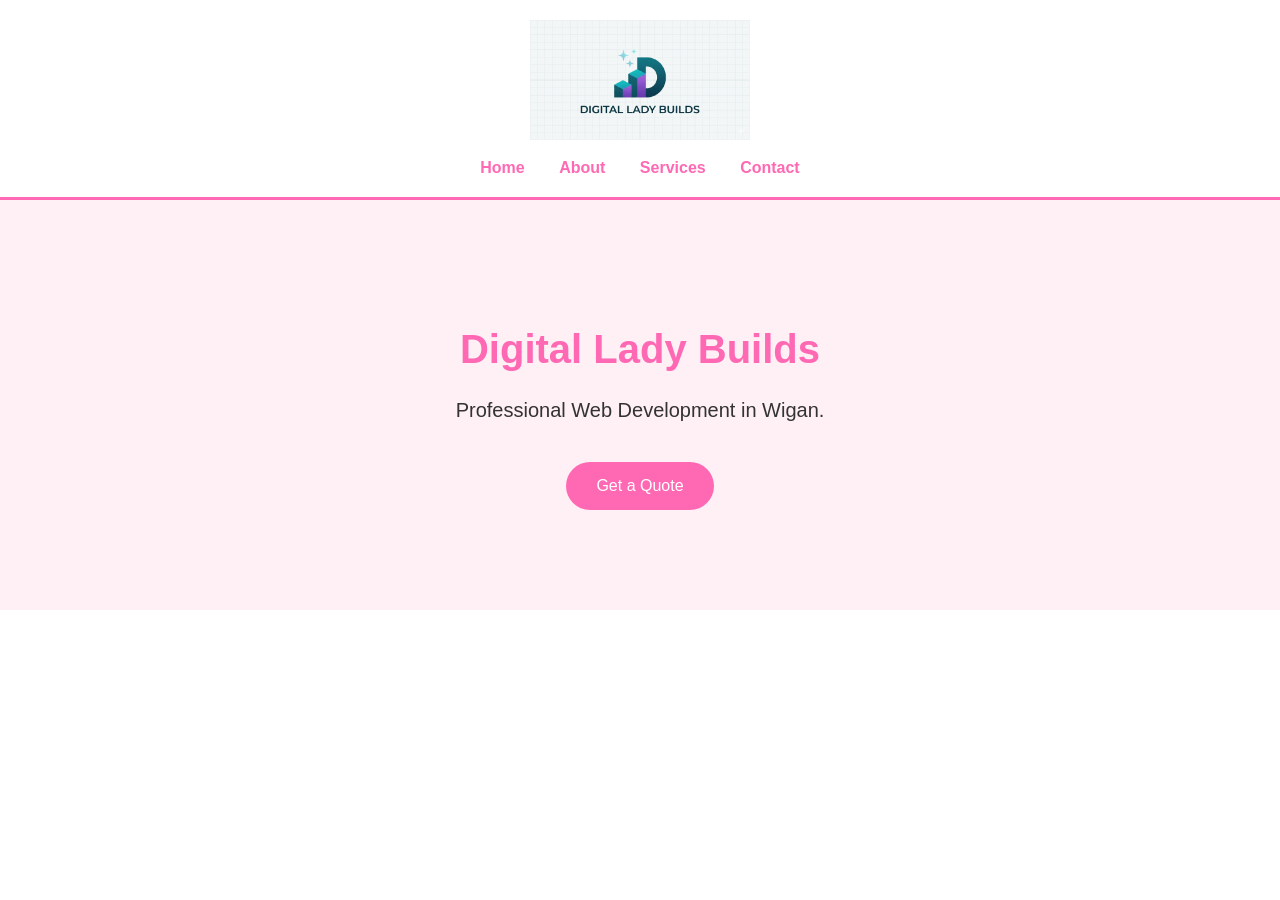
<file: index.html>
<!DOCTYPE html>
<html lang="en">
<head>
    <script async src="https://www.googletagmanager.com/gtag/js?id=G-2V8Q2BR1KK"></script>
    <script>
      window.dataLayer = window.dataLayer || [];
      function gtag(){dataLayer.push(arguments);}
      gtag('js', new Date());
      gtag('config', 'G-2V8Q2BR1KK');
    </script>
    <meta charset="UTF-8">
    <meta name="viewport" content="width=device-width, initial-scale=1.0">
    <title>Digital Lady Builds</title>
    <link rel="stylesheet" href="style.css">
</head>
<body>
    <nav style="background: white; padding: 20px; border-bottom: 3px solid #ff69b4; text-align: center;">
        <img src="Gemini_Generated_Image_7gjpl47gjpl47gjp.png" alt="Logo" style="height: 120px;">
        <div style="margin-top: 15px;">
            <a href="index.html" style="color: #ff69b4; margin: 0 15px; text-decoration: none; font-weight: bold;">Home</a>
            <a href="about.html" style="color: #ff69b4; margin: 0 15px; text-decoration: none; font-weight: bold;">About</a>
            <a href="services.html" style="color: #ff69b4; margin: 0 15px; text-decoration: none; font-weight: bold;">Services</a>
            <a href="contact.html" style="color: #ff69b4; margin: 0 15px; text-decoration: none; font-weight: bold;">Contact</a>
        </div>
    </nav>

    <div style="background: #fff0f5; padding: 100px 20px; text-align: center;">
        <h1 style="color: #ff69b4; font-size: 40px;">Digital Lady Builds</h1>
        <p style="font-size: 20px;">Professional Web Development in Wigan.</p>
        <a href="mailto:hello@digitalladybuilds.co.uk" style="background: #ff69b4; color: white; padding: 15px 30px; text-decoration: none; border-radius: 25px; display: inline-block; margin-top: 20px;">Get a Quote</a>
    </div>
</body>
</html>
</file>
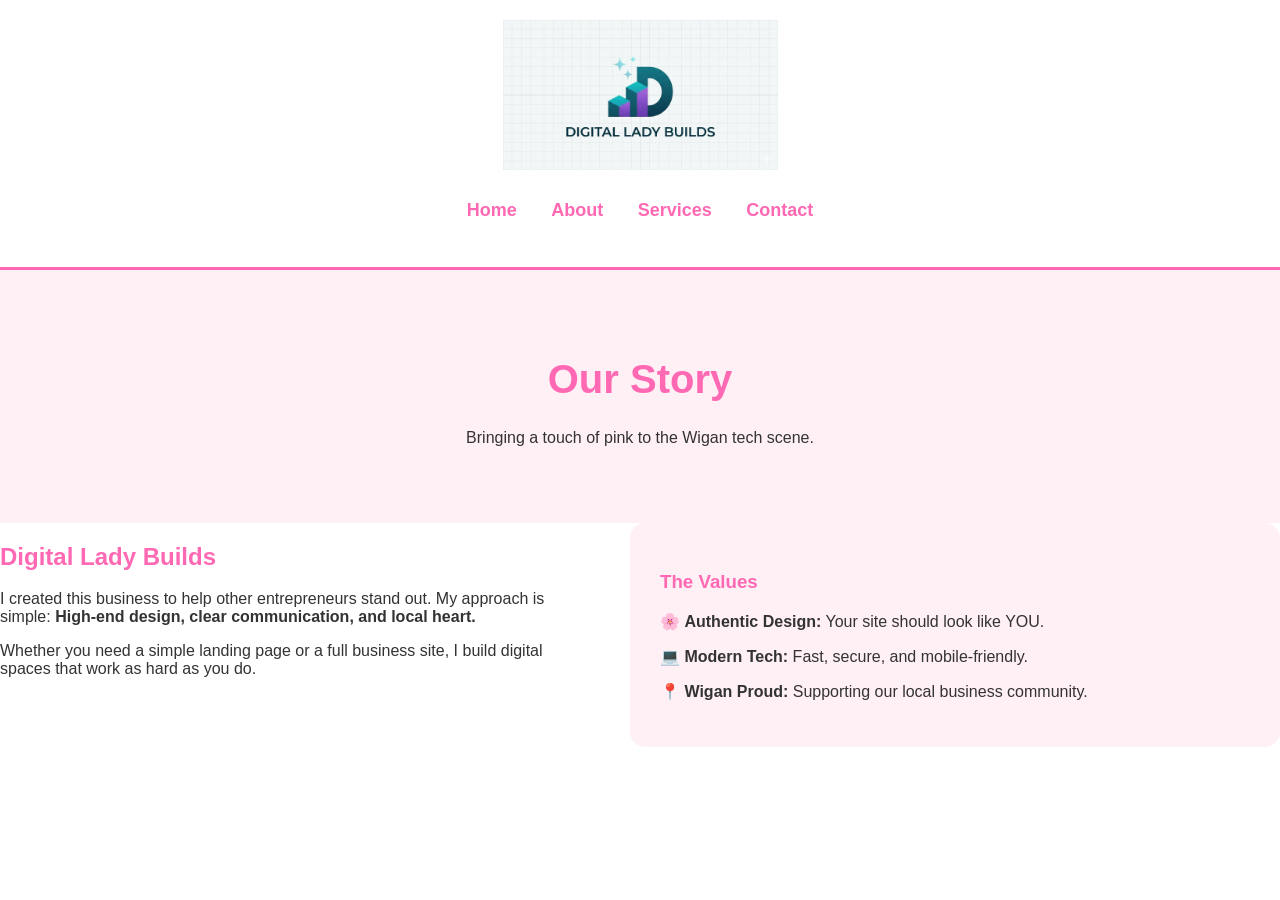
<file: about.html>
<!DOCTYPE html>
<html lang="en">
<head>
    <script async src="https://www.googletagmanager.com/gtag/js?id=G-2V8Q2BR1KK"></script>
    <script>
      window.dataLayer = window.dataLayer || [];
      function gtag(){dataLayer.push(arguments);}
      gtag('js', new Date());
      gtag('config', 'G-2V8Q2BR1KK');
    </script>

    <meta charset="UTF-8">
    <meta name="viewport" content="width=device-width, initial-scale=1.0">
    <title>About | Digital Lady Builds</title>
    <link rel="stylesheet" href="style.css">
</head>
<body>

    <nav class="navbar">
        <div class="container">
            <a href="index.html">
                <img src="Gemini_Generated_Image_7gjpl47gjpl47gjp.png" alt="Logo" class="logo-img">
            </a>
            <ul class="nav-links">
                <li><a href="index.html">Home</a></li>
                <li><a href="about.html" style="color: #ff69b4;">About</a></li>
                <li><a href="services.html">Services</a></li>
                <li><a href="contact.html">Contact</a></li>
            </ul>
        </div>
    </nav>

    <header class="hero" style="padding: 60px 20px;">
        <div class="container">
            <h1>Our Story</h1>
            <p>Bringing a touch of pink to the Wigan tech scene.</p>
        </div>
    </header>

    <section class="section">
        <div class="container" style="display: flex; flex-wrap: wrap; gap: 40px;">
            <div style="flex: 1; min-width: 300px;">
                <h2 style="color: #ff69b4;">Digital Lady Builds</h2>
                <p>I created this business to help other entrepreneurs stand out. My approach is simple: <strong>High-end design, clear communication, and local heart.</strong></p>
                <p>Whether you need a simple landing page or a full business site, I build digital spaces that work as hard as you do.</p>
            </div>
            
            <div style="flex: 1; min-width: 300px; background: #fff0f5; padding: 30px; border-radius: 15px;">
                <h3 style="color: #ff69b4;">The Values</h3>
                <p>🌸 <strong>Authentic Design:</strong> Your site should look like YOU.</p>
                <p>💻 <strong>Modern Tech:</strong> Fast, secure, and mobile-friendly.</p>
                <p>📍 <strong>Wigan Proud:</strong> Supporting our local business community.</p>
            </div>
        </div>
    </section>

</body>
</html>
</file>
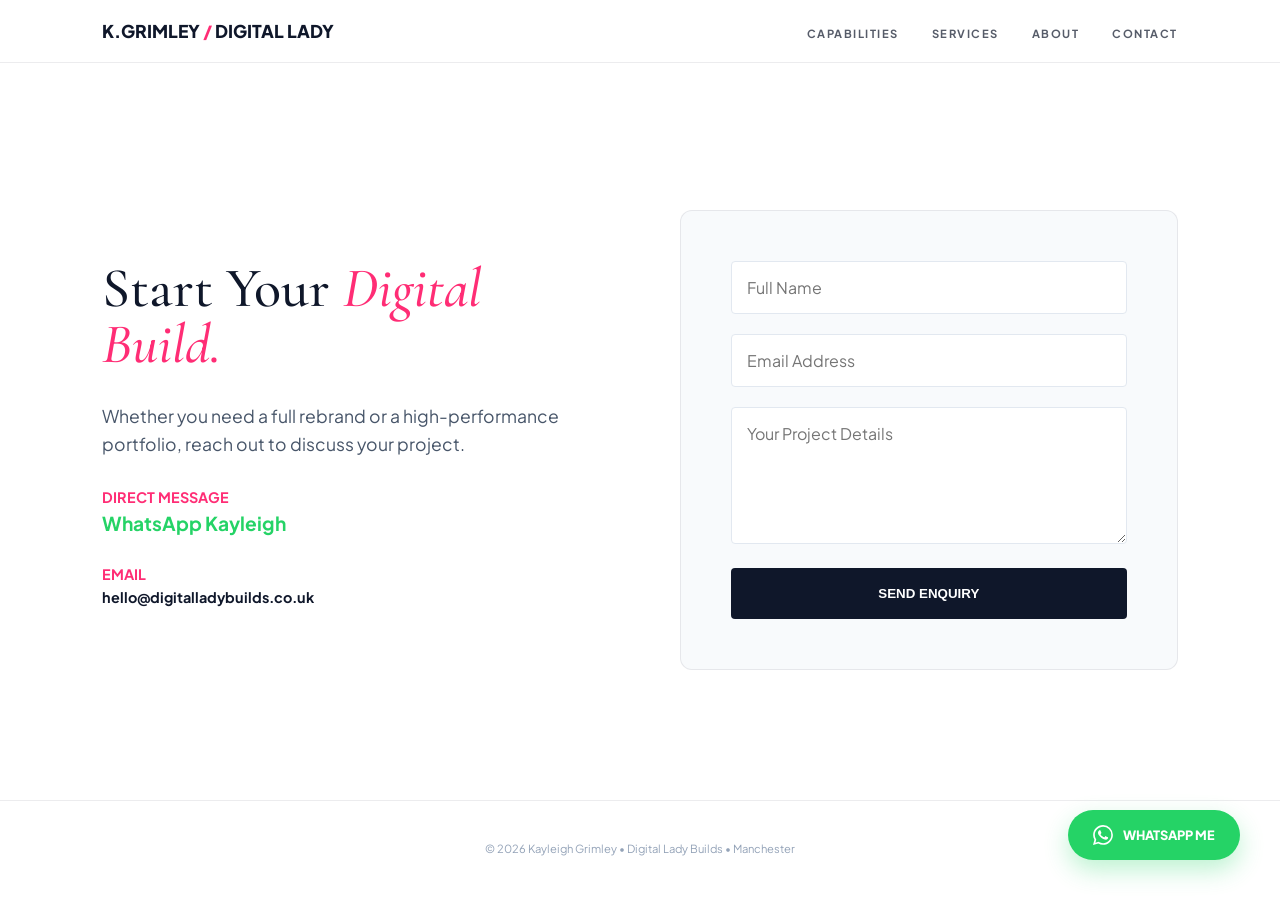
<file: contact.html>
<!DOCTYPE html>
<html lang="en-GB">
<head>
    <meta charset="UTF-8">
    <meta name="viewport" content="width=device-width, initial-scale=1.0">
    <title>Contact | Kayleigh Grimley</title>
    <link href="https://fonts.googleapis.com/css2?family=Plus+Jakarta+Sans:wght@400;700;800&family=Cormorant+Garamond:ital,wght@0,500;1,500&display=swap" rel="stylesheet">
    <style>
        :root { --pink: #ff2d75; --slate: #0f172a; --border: rgba(15, 23, 42, 0.08); --white: #ffffff; --whatsapp: #25D366; }
        * { box-sizing: border-box; transition: all 0.3s ease; }
        body { background: var(--white); color: var(--slate); font-family: 'Plus Jakarta Sans', sans-serif; margin: 0; padding-top: 80px; }
        
        /* Nav */
        nav { display: flex; justify-content: space-between; padding: 20px 8%; align-items: center; position: fixed; width: 100%; top: 0; z-index: 1000; background: rgba(255, 255, 255, 0.95); backdrop-filter: blur(10px); border-bottom: 1px solid var(--border); }
        .logo { font-weight: 800; font-size: 1.1rem; text-decoration: none; color: var(--slate); text-transform: uppercase; }
        .logo span { color: var(--pink); }
        .nav-links a { color: var(--slate); text-decoration: none; font-size: 0.7rem; font-weight: 700; margin-left: 30px; text-transform: uppercase; letter-spacing: 1.5px; opacity: 0.7; }
        .nav-links a:hover { opacity: 1; color: var(--pink); }

        .container { display: grid; grid-template-columns: 1fr 1fr; padding: 80px 8%; gap: 80px; max-width: 1400px; margin: 0 auto; min-height: 80vh; align-items: center; }
        h1 { font-family: 'Cormorant Garamond', serif; font-size: 3.5rem; margin: 0; font-weight: 500; line-height: 1; }
        h1 span { color: var(--pink); font-style: italic; }
        
        .form-wrap { background: #f8fafc; padding: 50px; border-radius: 12px; border: 1px solid var(--border); }
        input, textarea { width: 100%; padding: 15px; margin-bottom: 20px; border: 1px solid #e2e8f0; border-radius: 4px; font-family: inherit; font-size: 1rem; }
        .btn { background: var(--slate); color: white; border: none; padding: 18px; width: 100%; font-weight: 800; text-transform: uppercase; cursor: pointer; border-radius: 4px; }
        .btn:hover { background: var(--pink); transform: translateY(-2px); }

        /* WhatsApp Floating Button */
        .whatsapp-float {
            position: fixed;
            bottom: 40px;
            right: 40px;
            background-color: var(--whatsapp);
            color: #FFF;
            border-radius: 50px;
            padding: 15px 25px;
            font-size: 0.8rem;
            font-weight: 800;
            text-decoration: none;
            z-index: 100;
            box-shadow: 0 10px 25px rgba(37, 211, 102, 0.3);
            display: flex;
            align-items: center;
            gap: 10px;
            animation: pulse 2s infinite;
        }

        .whatsapp-float:hover {
            transform: scale(1.05);
            background-color: #128C7E;
        }

        @keyframes pulse {
            0% { box-shadow: 0 0 0 0 rgba(37, 211, 102, 0.4); }
            70% { box-shadow: 0 0 0 15px rgba(37, 211, 102, 0); }
            100% { box-shadow: 0 0 0 0 rgba(37, 211, 102, 0); }
        }

        footer { padding: 40px 8%; border-top: 1px solid var(--border); text-align: center; font-size: 0.7rem; color: #94a3b8; }
        
        @media (max-width: 900px) { 
            .container { grid-template-columns: 1fr; }
            .whatsapp-float { bottom: 20px; right: 20px; padding: 12px 20px; }
        }
    </style>
</head>
<body>
    <nav>
        <a href="index.html" class="logo">K.GRIMLEY <span>/</span> DIGITAL LADY</a>
        <div class="nav-links">
            <a href="work.html">Capabilities</a>
            <a href="services.html">Services</a>
            <a href="about.html">About</a>
            <a href="contact.html">Contact</a>
        </div>
    </nav>

    <div class="container">
        <div>
            <h1>Start Your <span>Digital Build.</span></h1>
            <p style="margin: 30px 0; color: #475569; font-size: 1.1rem; line-height: 1.6;">Whether you need a full rebrand or a high-performance portfolio, reach out to discuss your project.</p>
            
            <div style="font-weight: 700; font-size: 0.9rem;">
                <p style="color: var(--pink); margin-bottom: 5px;">DIRECT MESSAGE</p>
                <a href="https://wa.me/447542953169" style="text-decoration: none; color: var(--whatsapp); font-size: 1.2rem;">WhatsApp Kayleigh</a>
                
                <p style="color: var(--pink); margin-bottom: 5px; margin-top: 30px;">EMAIL</p>
                <p style="margin-top: 0;">hello@digitalladybuilds.co.uk</p>
            </div>
        </div>

        <div class="form-wrap">
            <form action="https://formspree.io/f/xreybqye" method="POST">
                <input type="text" name="name" placeholder="Full Name" required>
                <input type="email" name="email" placeholder="Email Address" required>
                <textarea name="message" rows="5" placeholder="Your Project Details" required></textarea>
                <button type="submit" class="btn">Send Enquiry</button>
            </form>
        </div>
    </div>

    <a href="https://wa.me/447542953169" class="whatsapp-float" target="_blank">
        <svg width="20" height="20" fill="currentColor" viewBox="0 0 24 24"><path d="M17.472 14.382c-.297-.149-1.758-.867-2.03-.967-.273-.099-.471-.148-.67.15-.197.297-.767.966-.94 1.164-.173.199-.347.223-.644.075-.297-.15-1.255-.463-2.39-1.475-.883-.788-1.48-1.761-1.653-2.059-.173-.297-.018-.458.13-.606.134-.133.298-.347.446-.52.149-.174.198-.298.298-.497.099-.198.05-.371-.025-.52-.075-.149-.669-1.612-.916-2.207-.242-.579-.487-.5-.669-.51-.173-.008-.371-.01-.57-.01-.198 0-.52.074-.792.372-.272.297-1.04 1.016-1.04 2.479 0 1.462 1.065 2.875 1.213 3.074.149.198 2.096 3.2 5.077 4.487.709.306 1.262.489 1.694.625.712.227 1.36.195 1.871.118.571-.085 1.758-.719 2.006-1.413.248-.694.248-1.289.173-1.413-.074-.124-.272-.198-.57-.347m-5.421 7.403h-.004a9.87 9.87 0 01-5.031-1.378l-.361-.214-3.741.982.998-3.648-.235-.374a9.86 9.86 0 01-1.51-5.26c.001-5.45 4.436-9.884 9.888-9.884 2.64 0 5.122 1.03 6.988 2.898a9.825 9.825 0 012.893 6.994c-.003 5.45-4.437 9.884-9.885 9.884m8.413-18.297A11.815 11.815 0 0012.05 0C5.495 0 .16 5.335.157 11.892c0 2.096.547 4.142 1.588 5.945L0 24l6.335-1.662c1.72.938 3.659 1.434 5.628 1.435h.005c6.554 0 11.89-5.335 11.893-11.893a11.821 11.821 0 00-3.48-8.413z"/></svg>
        WHATSAPP ME
    </a>

    <footer>© 2026 Kayleigh Grimley • Digital Lady Builds • Manchester</footer>
</body>
</html>
</file>
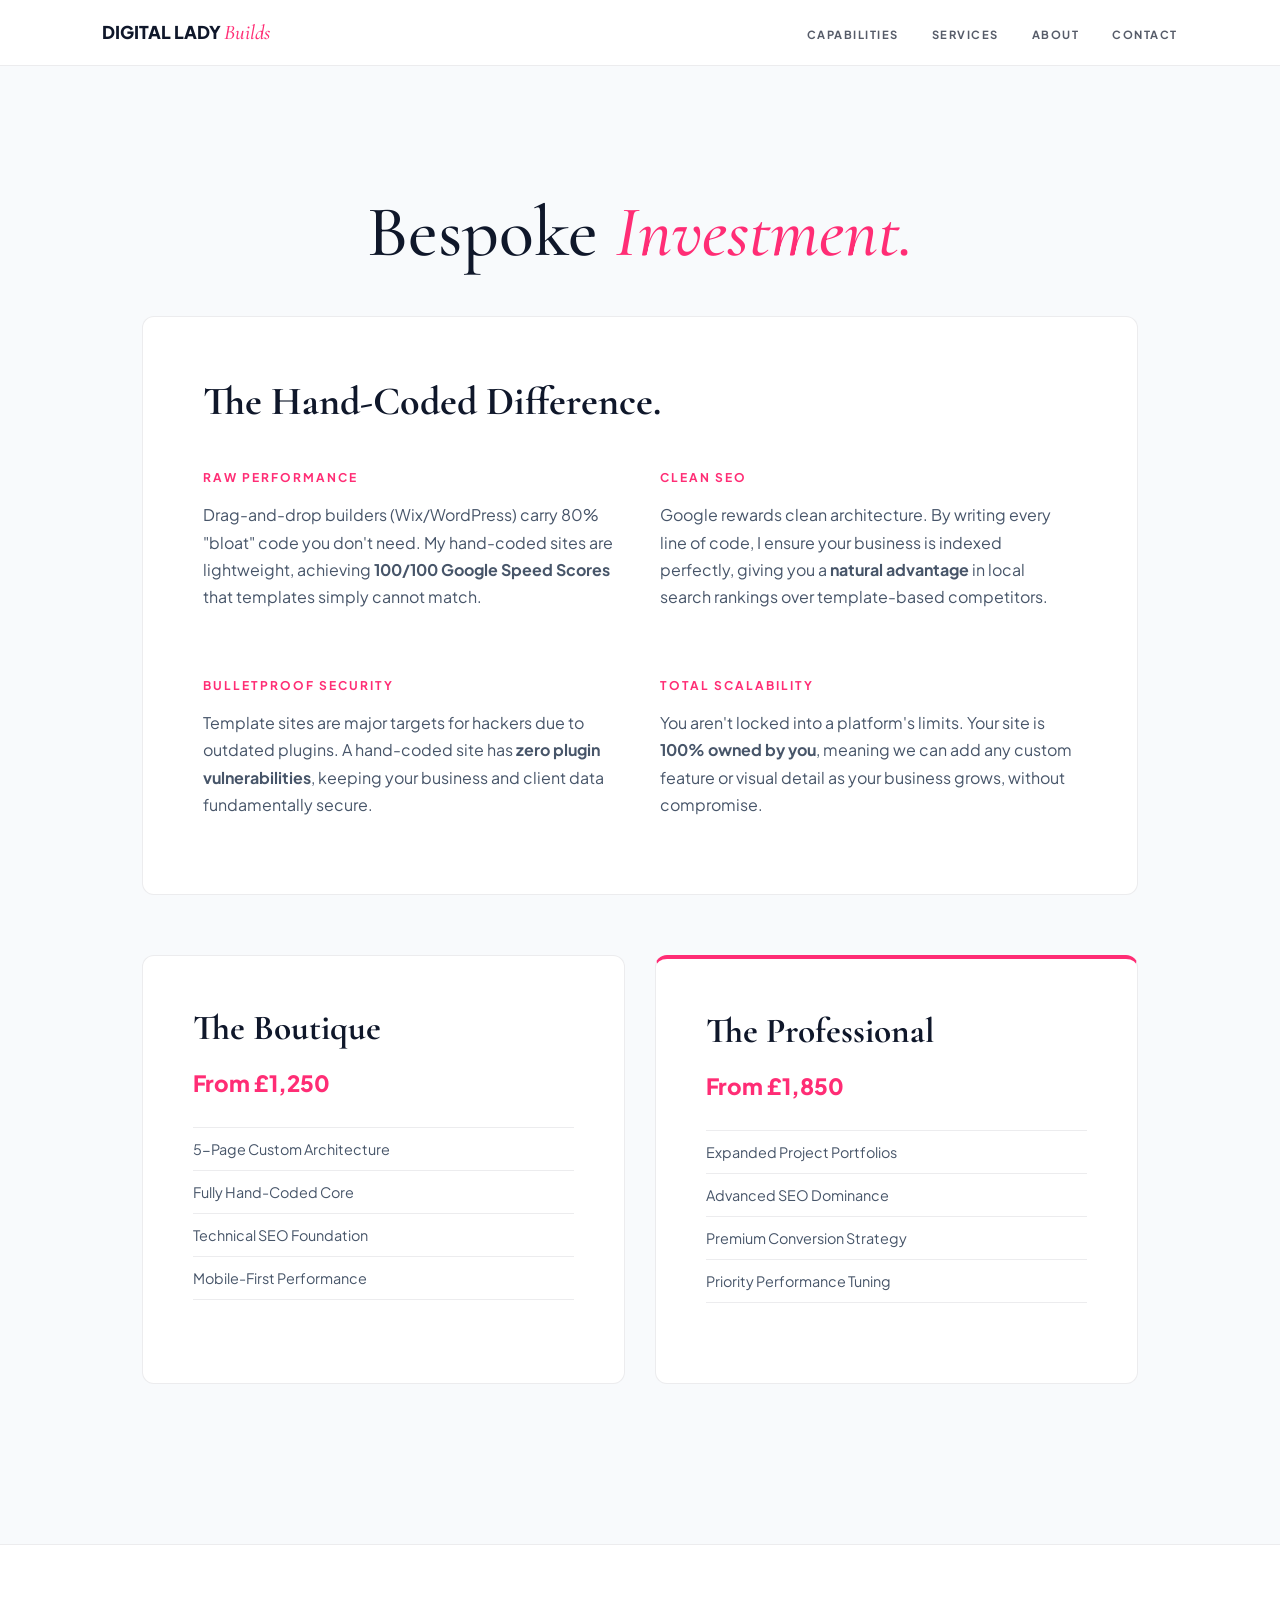
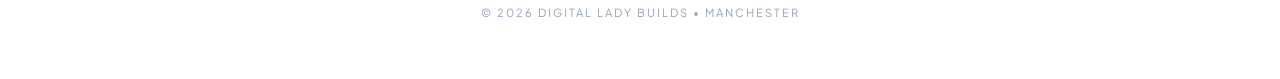
<file: services.html>
<!DOCTYPE html>
<html lang="en-GB">
<head>
    <meta charset="UTF-8">
    <meta name="viewport" content="width=device-width, initial-scale=1.0">
    <title>Services | Digital Lady Builds</title>
    <link href="https://fonts.googleapis.com/css2?family=Plus+Jakarta+Sans:wght@300;400;600;800&family=Cormorant+Garamond:ital,wght@0,500;1,500&display=swap" rel="stylesheet">
    <style>
        :root { --pink: #ff2d75; --slate: #0f172a; --pearl: #f8fafc; --border: rgba(15, 23, 42, 0.08); --white: #ffffff; }
        * { box-sizing: border-box; transition: all 0.3s ease; }
        body { background: var(--pearl); color: var(--slate); font-family: 'Plus Jakarta Sans', sans-serif; margin: 0; padding-top: 80px; }
        
        /* Navigation */
        nav { display: flex; justify-content: space-between; padding: 20px 8%; align-items: center; position: fixed; width: 100%; top: 0; z-index: 1000; background: rgba(255, 255, 255, 0.95); backdrop-filter: blur(10px); border-bottom: 1px solid var(--border); }
        .logo { font-weight: 800; font-size: 1.1rem; text-decoration: none; color: var(--slate); text-transform: uppercase; }
        .logo span { color: var(--pink); font-family: 'Cormorant Garamond', serif; text-transform: none; font-style: italic; font-weight: 500; font-size: 1.3rem; }
        .nav-links a { color: var(--slate); text-decoration: none; font-size: 0.7rem; font-weight: 700; margin-left: 30px; text-transform: uppercase; letter-spacing: 1.5px; opacity: 0.7; }
        .nav-links a:hover { opacity: 1; color: var(--pink); }

        .container { padding: 60px 8%; max-width: 1200px; margin: 0 auto; }
        h1 { font-family: 'Cormorant Garamond', serif; font-size: clamp(3rem, 6vw, 4.5rem); margin-bottom: 40px; text-align: center; font-weight: 500; }
        h1 span { color: var(--pink); font-style: italic; }

        /* Comparison Section */
        .advantage-section { background: var(--white); padding: 60px; border-radius: 12px; border: 1px solid var(--border); margin-bottom: 60px; }
        .advantage-section h2 { font-family: 'Cormorant Garamond', serif; font-size: 2.5rem; margin-top: 0; }
        .advantage-grid { display: grid; grid-template-columns: 1fr 1fr; gap: 40px; margin-top: 30px; }
        .adv-item h3 { color: var(--pink); font-size: 0.75rem; text-transform: uppercase; letter-spacing: 2px; margin-bottom: 10px; }
        .adv-item p { font-size: 1rem; line-height: 1.7; color: #475569; }

        /* Pricing Grid */
        .grid { display: grid; grid-template-columns: repeat(auto-fit, minmax(320px, 1fr)); gap: 30px; margin-bottom: 100px; }
        .price-card { background: var(--white); padding: 50px; border-radius: 12px; border: 1px solid var(--border); }
        .price-card:hover { border-color: var(--pink); transform: translateY(-5px); box-shadow: 0 15px 30px rgba(0,0,0,0.05); }
        .price-card h2 { font-family: 'Cormorant Garamond', serif; font-size: 2.2rem; margin: 0; }
        .price { display: block; margin: 20px 0; font-weight: 800; font-size: 1.4rem; color: var(--pink); }
        ul { padding: 0; list-style: none; margin: 30px 0; border-top: 1px solid var(--border); }
        li { padding: 12px 0; border-bottom: 1px solid var(--border); font-size: 0.9rem; color: #475569; }

        footer { padding: 60px 8%; background: var(--white); border-top: 1px solid var(--border); text-align: center; font-size: 0.7rem; color: #94a3b8; text-transform: uppercase; letter-spacing: 2px; }
        
        @media (max-width: 850px) { .advantage-grid { grid-template-columns: 1fr; } }
    </style>
</head>
<body>
    <nav>
        <a href="index.html" class="logo">DIGITAL LADY <span>Builds</span></a>
        <div class="nav-links">
            <a href="work.html">Capabilities</a>
            <a href="services.html">Services</a>
            <a href="about.html">About</a>
            <a href="contact.html">Contact</a>
        </div>
    </nav>

    <div class="container">
        <h1>Bespoke <span>Investment.</span></h1>

        <section class="advantage-section">
            <h2>The Hand-Coded <span>Difference.</span></h2>
            <div class="advantage-grid">
                <div class="adv-item">
                    <h3>Raw Performance</h3>
                    <p>Drag-and-drop builders (Wix/WordPress) carry 80% "bloat" code you don't need. My hand-coded sites are lightweight, achieving <strong>100/100 Google Speed Scores</strong> that templates simply cannot match.</p>
                </div>
                <div class="adv-item">
                    <h3>Clean SEO</h3>
                    <p>Google rewards clean architecture. By writing every line of code, I ensure your business is indexed perfectly, giving you a <strong>natural advantage</strong> in local search rankings over template-based competitors.</p>
                </div>
                <div class="adv-item">
                    <h3>Bulletproof Security</h3>
                    <p>Template sites are major targets for hackers due to outdated plugins. A hand-coded site has <strong>zero plugin vulnerabilities</strong>, keeping your business and client data fundamentally secure.</p>
                </div>
                <div class="adv-item">
                    <h3>Total Scalability</h3>
                    <p>You aren't locked into a platform's limits. Your site is <strong>100% owned by you</strong>, meaning we can add any custom feature or visual detail as your business grows, without compromise.</p>
                </div>
            </div>
        </section>

        <div class="grid">
            <div class="price-card">
                <h2>The Boutique</h2>
                <span class="price">From £1,250</span>
                <ul><li>5-Page Custom Architecture</li><li>Fully Hand-Coded Core</li><li>Technical SEO Foundation</li><li>Mobile-First Performance</li></ul>
            </div>
            <div class="price-card" style="border-top: 4px solid var(--pink);">
                <h2>The Professional</h2>
                <span class="price">From £1,850</span>
                <ul><li>Expanded Project Portfolios</li><li>Advanced SEO Dominance</li><li>Premium Conversion Strategy</li><li>Priority Performance Tuning</li></ul>
            </div>
        </div>
    </div>

    <footer>© 2026 Digital Lady Builds • Manchester</footer>
</body>
</html>
</file>
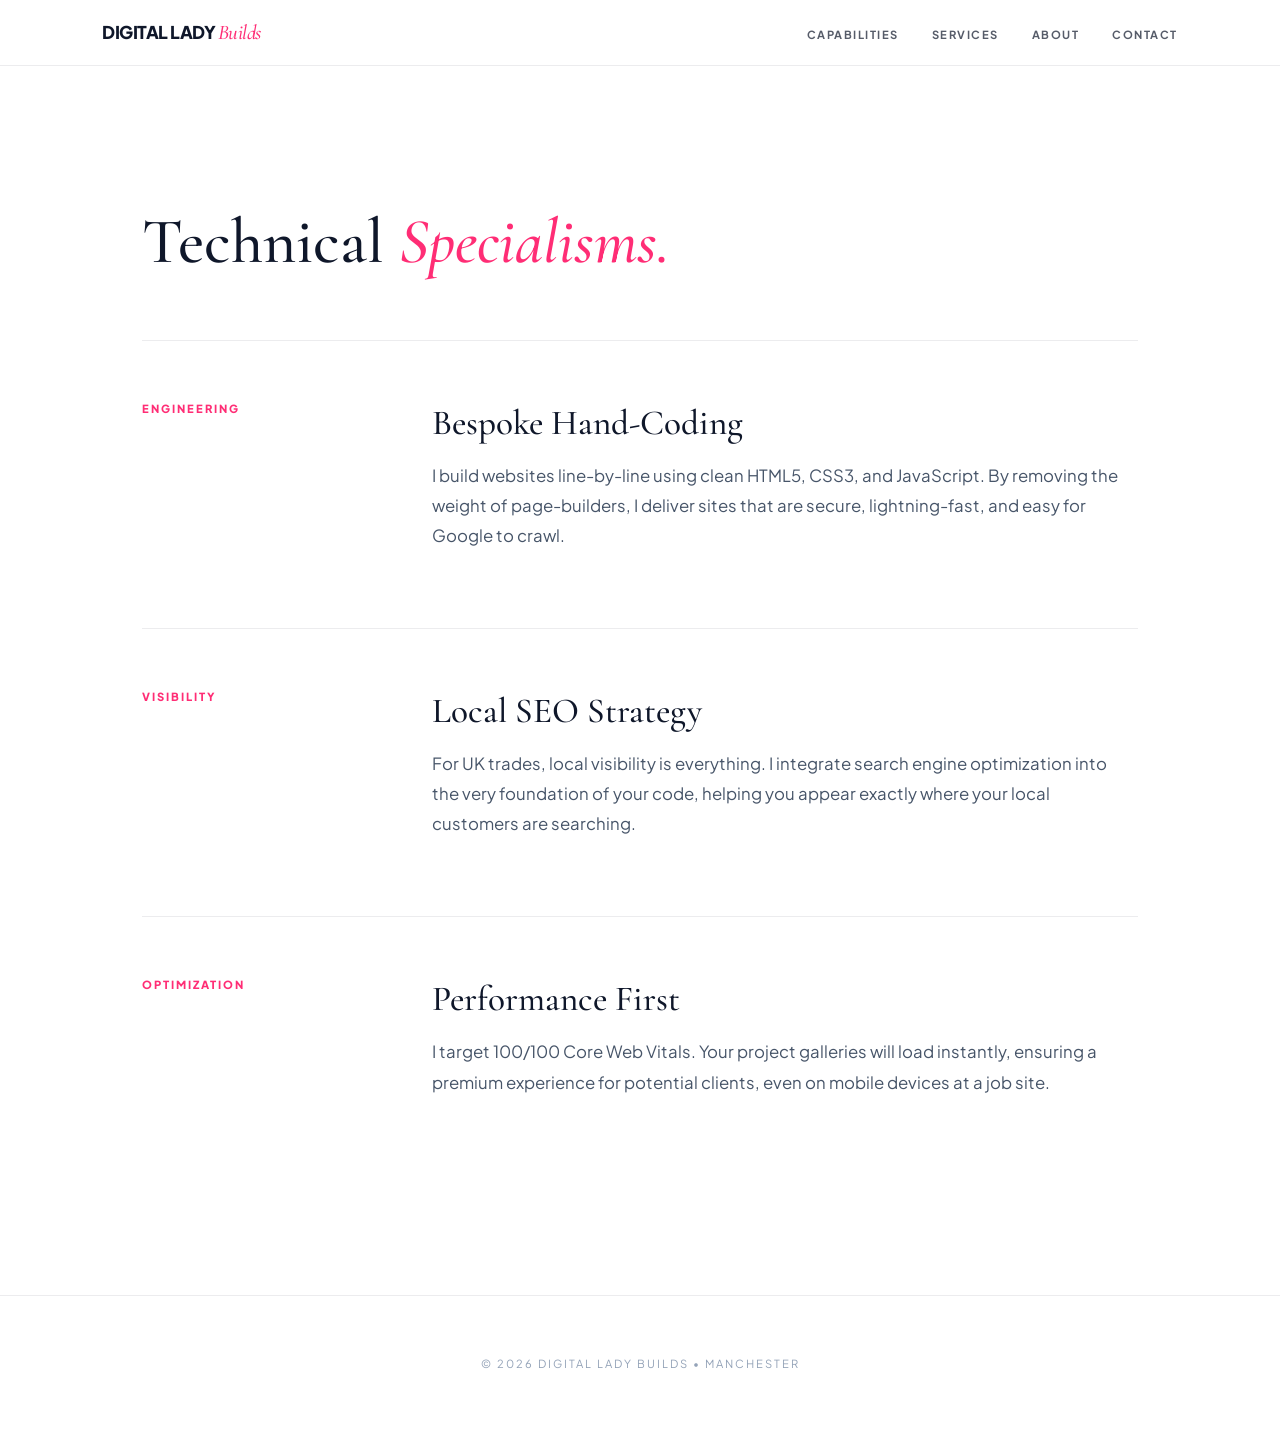
<file: work.html>
<!DOCTYPE html>
<html lang="en-GB">
<head>
    <meta charset="UTF-8">
    <meta name="viewport" content="width=device-width, initial-scale=1.0">
    <title>Capabilities | Digital Lady Builds</title>
    <link href="https://fonts.googleapis.com/css2?family=Plus+Jakarta+Sans:wght@400;700;800&family=Cormorant+Garamond:ital,wght@0,500;1,500&display=swap" rel="stylesheet">
    <style>
        :root { --pink: #ff2d75; --slate: #0f172a; --border: rgba(15, 23, 42, 0.08); --white: #ffffff; }
        * { box-sizing: border-box; transition: all 0.3s ease; }
        body { background: #ffffff; color: var(--slate); font-family: 'Plus Jakarta Sans', sans-serif; margin: 0; padding-top: 80px; }
        
        nav { display: flex; justify-content: space-between; padding: 20px 8%; align-items: center; position: fixed; width: 100%; top: 0; z-index: 1000; background: rgba(255, 255, 255, 0.95); backdrop-filter: blur(10px); border-bottom: 1px solid var(--border); }
        .logo { font-weight: 800; font-size: 1.1rem; text-decoration: none; color: var(--slate); letter-spacing: -0.5px; text-transform: uppercase; }
        .logo span { color: var(--pink); font-family: 'Cormorant Garamond', serif; text-transform: none; font-style: italic; font-weight: 500; font-size: 1.3rem; }
        .nav-links a { color: var(--slate); text-decoration: none; font-size: 0.7rem; font-weight: 700; margin-left: 30px; text-transform: uppercase; letter-spacing: 1.5px; opacity: 0.7; }
        .nav-links a:hover { opacity: 1; color: var(--pink); }

        .container { padding: 80px 8% 120px 8%; max-width: 1200px; margin: 0 auto; }
        h1 { font-family: 'Cormorant Garamond', serif; font-size: 4rem; margin-bottom: 60px; font-weight: 500; }
        h1 span { color: var(--pink); font-style: italic; }
        
        .capability-row { display: grid; grid-template-columns: 250px 1fr; gap: 40px; padding: 60px 0; border-top: 1px solid var(--border); }
        .cap-label { color: var(--pink); font-weight: 800; font-size: 0.7rem; text-transform: uppercase; letter-spacing: 2px; }
        .cap-content h2 { margin: 0 0 15px 0; font-family: 'Cormorant Garamond', serif; font-size: 2.2rem; font-weight: 500; }
        .cap-content p { color: #475569; line-height: 1.8; max-width: 700px; font-size: 1.05rem; }

        footer { padding: 60px 8%; border-top: 1px solid var(--border); text-align: center; font-size: 0.7rem; color: #94a3b8; letter-spacing: 2px; text-transform: uppercase; }
        @media (max-width: 900px) { .capability-row { grid-template-columns: 1fr; gap: 10px; } }
    </style>
</head>
<body>
    <nav>
        <a href="index.html" class="logo">DIGITAL LADY <span>Builds</span></a>
        <div class="nav-links">
            <a href="work.html">Capabilities</a>
            <a href="services.html">Services</a>
            <a href="about.html">About</a>
            <a href="contact.html">Contact</a>
        </div>
    </nav>
    
    <div class="container">
        <h1>Technical <span>Specialisms.</span></h1>
        
        <div class="capability-row">
            <div class="cap-label">Engineering</div>
            <div class="cap-content"><h2>Bespoke Hand-Coding</h2><p>I build websites line-by-line using clean HTML5, CSS3, and JavaScript. By removing the weight of page-builders, I deliver sites that are secure, lightning-fast, and easy for Google to crawl.</p></div>
        </div>

        <div class="capability-row">
            <div class="cap-label">Visibility</div>
            <div class="cap-content"><h2>Local SEO Strategy</h2><p>For UK trades, local visibility is everything. I integrate search engine optimization into the very foundation of your code, helping you appear exactly where your local customers are searching.</p></div>
        </div>

        <div class="capability-row">
            <div class="cap-label">Optimization</div>
            <div class="cap-content"><h2>Performance First</h2><p>I target 100/100 Core Web Vitals. Your project galleries will load instantly, ensuring a premium experience for potential clients, even on mobile devices at a job site.</p></div>
        </div>
    </div>

    <footer>© 2026 Digital Lady Builds • Manchester</footer>
</body>
</html>
</file>
<file: style.css>
body {
    font-family: Arial, sans-serif;
    margin: 0;
    padding: 0;
    background-color: #ffffff; /* White */
    color: #333;
}

.navbar {
    background: #ffffff;
    padding: 20px;
    border-bottom: 3px solid #ff69b4; /* Pink Border */
    text-align: center;
}

/* This makes your logo BIG like you wanted */
.logo-img {
    height: 150px; 
    width: auto;
}

.nav-links {
    list-style: none;
    padding: 10px;
}

.nav-links li {
    display: inline;
    margin: 0 15px;
}

.nav-links a {
    color: #ff69b4; /* Pink Links */
    text-decoration: none;
    font-weight: bold;
    font-size: 18px;
}

.hero {
    background: #fff0f5; /* Light Pink Section */
    padding: 100px 20px;
    text-align: center;
}

.hero h1 {
    color: #ff69b4;
    font-size: 40px;
}

.btn {
    background: #ff69b4;
    color: white;
    padding: 15px 30px;
    text-decoration: none;
    border-radius: 25px;
    display: inline-block;
    margin-top: 20px;
}
</file>
